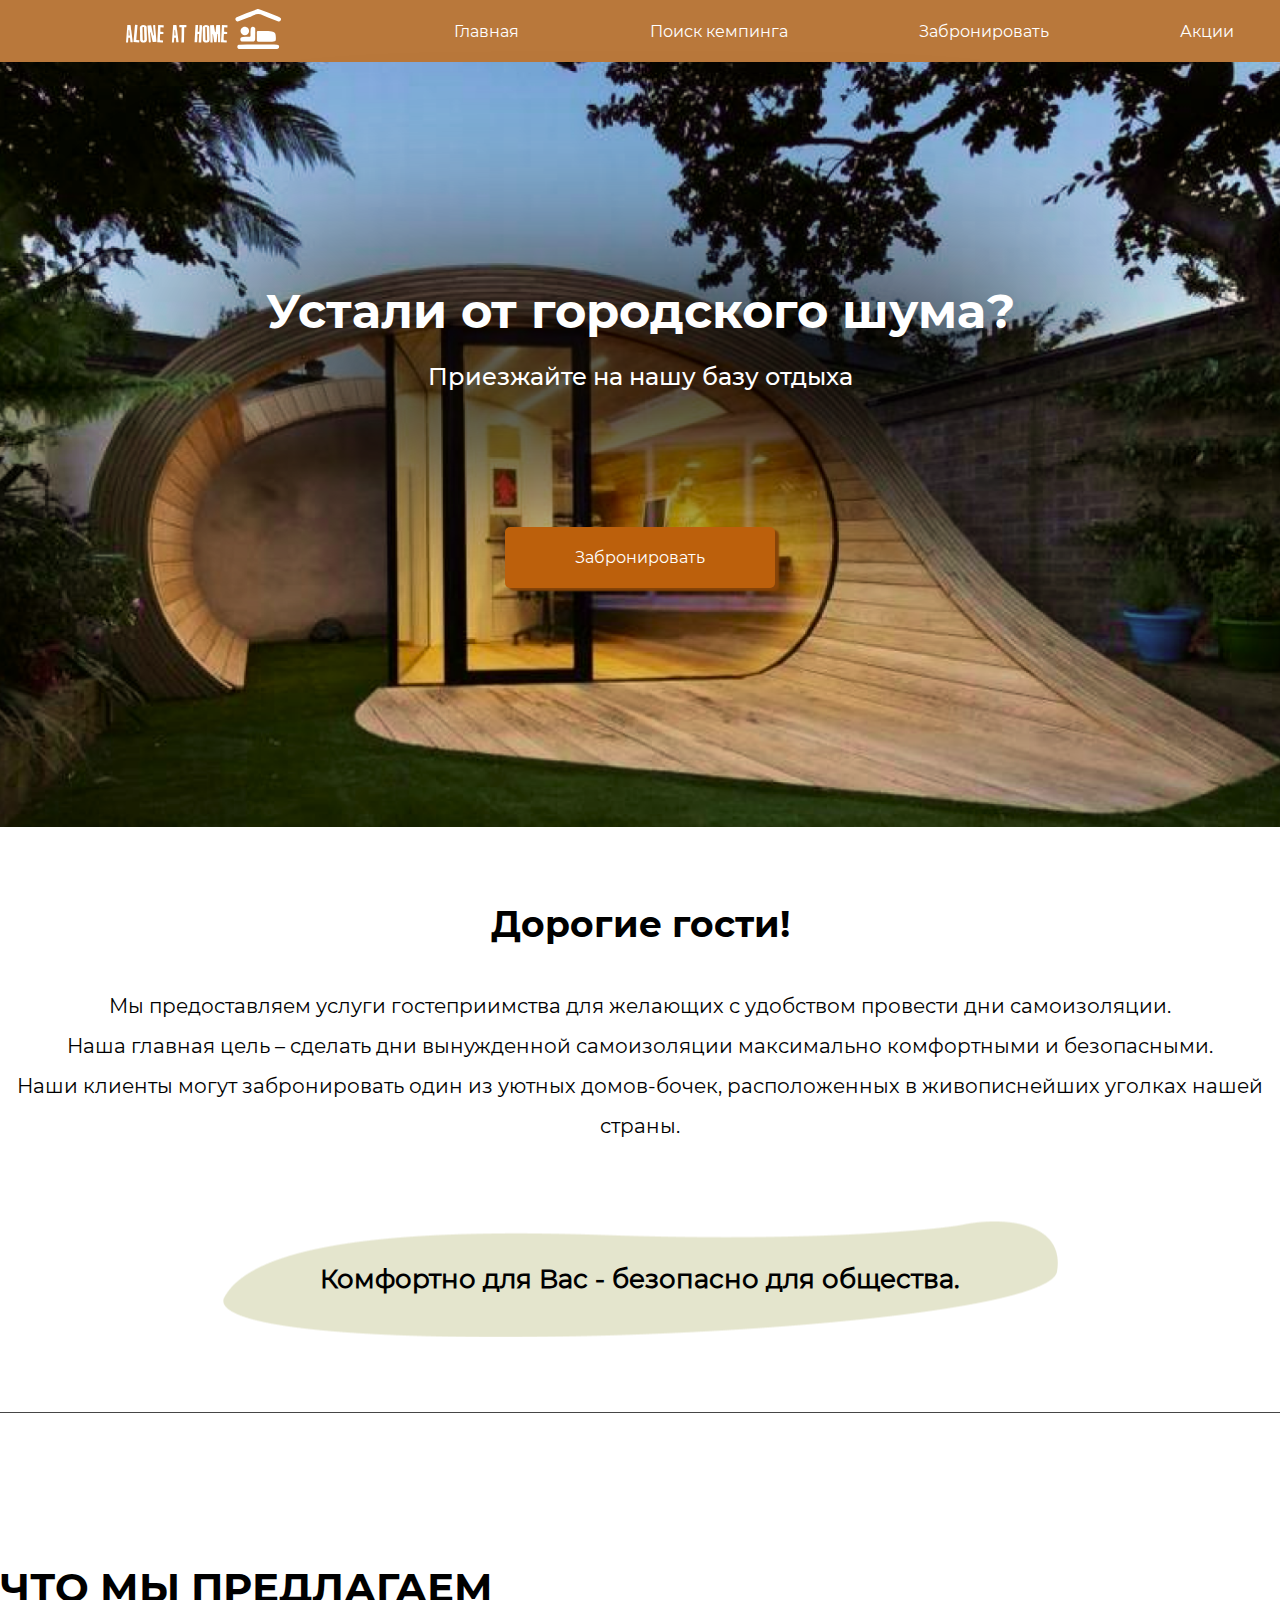
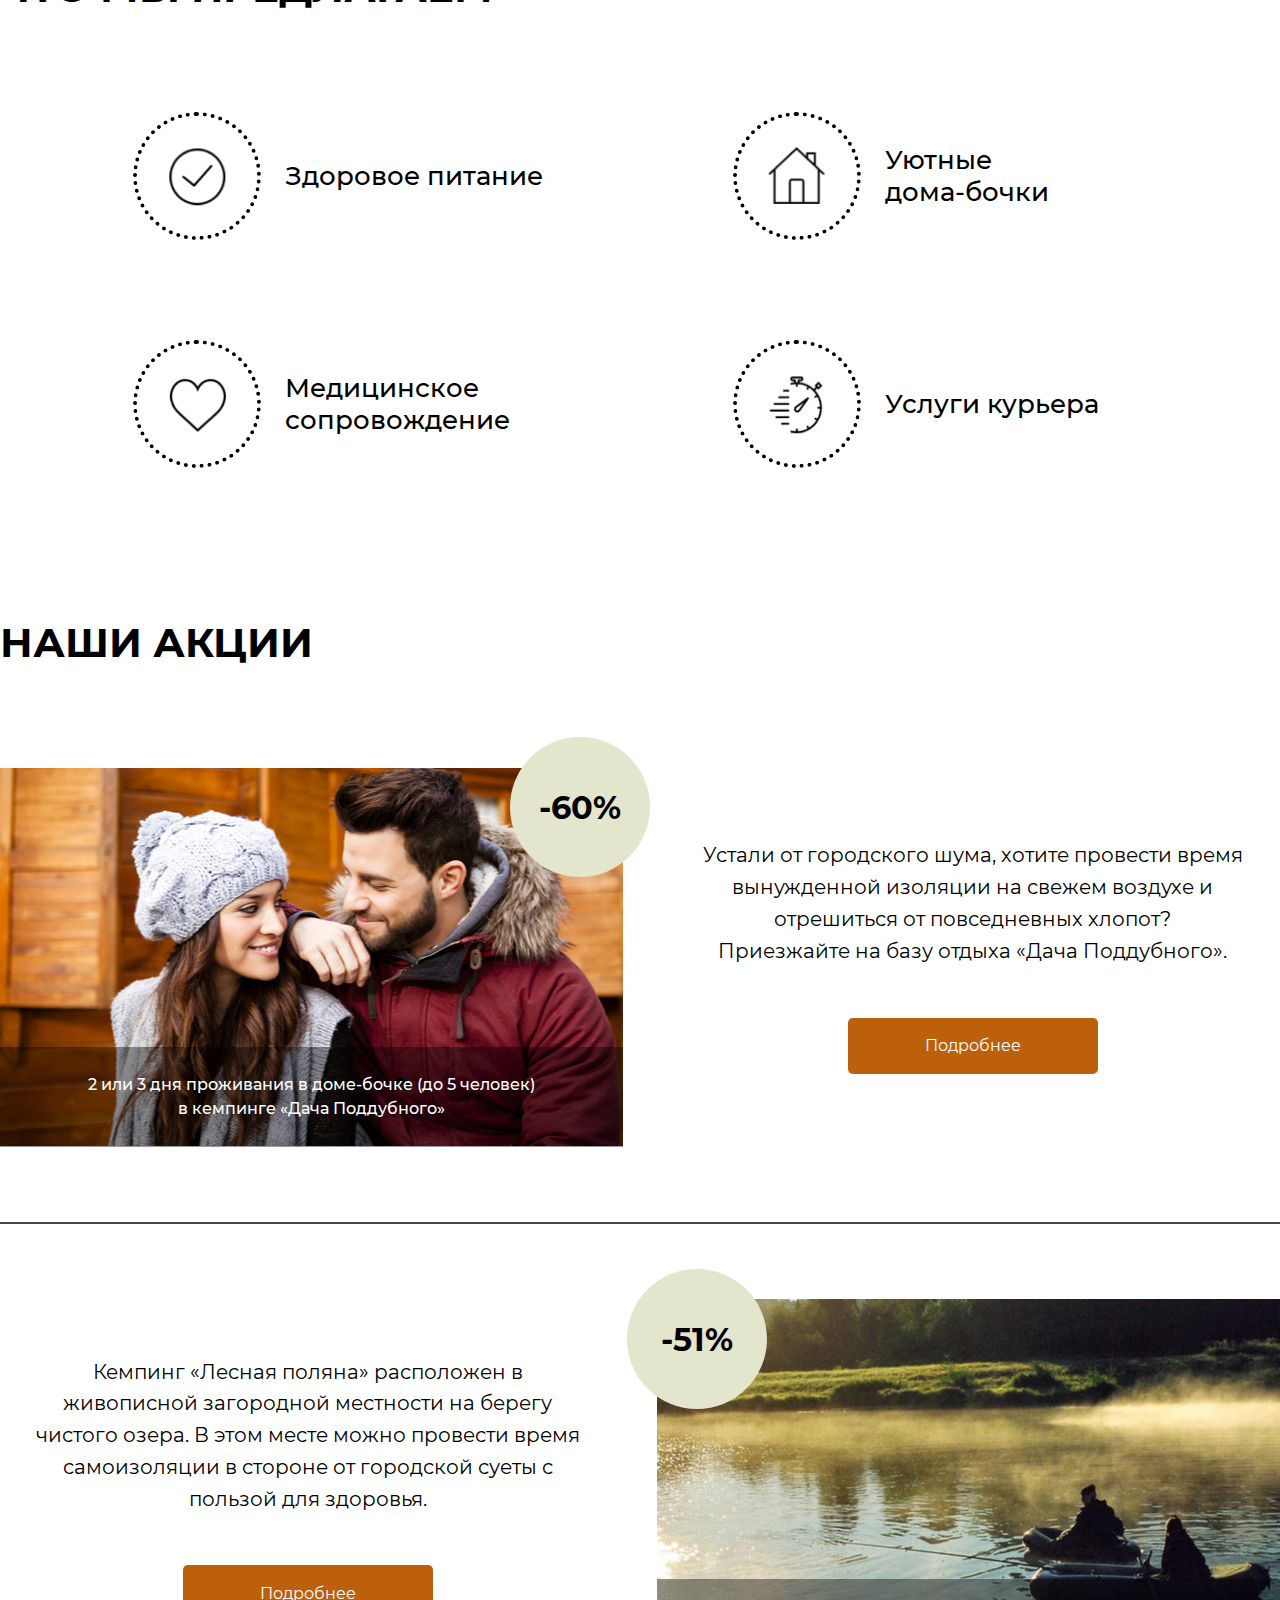
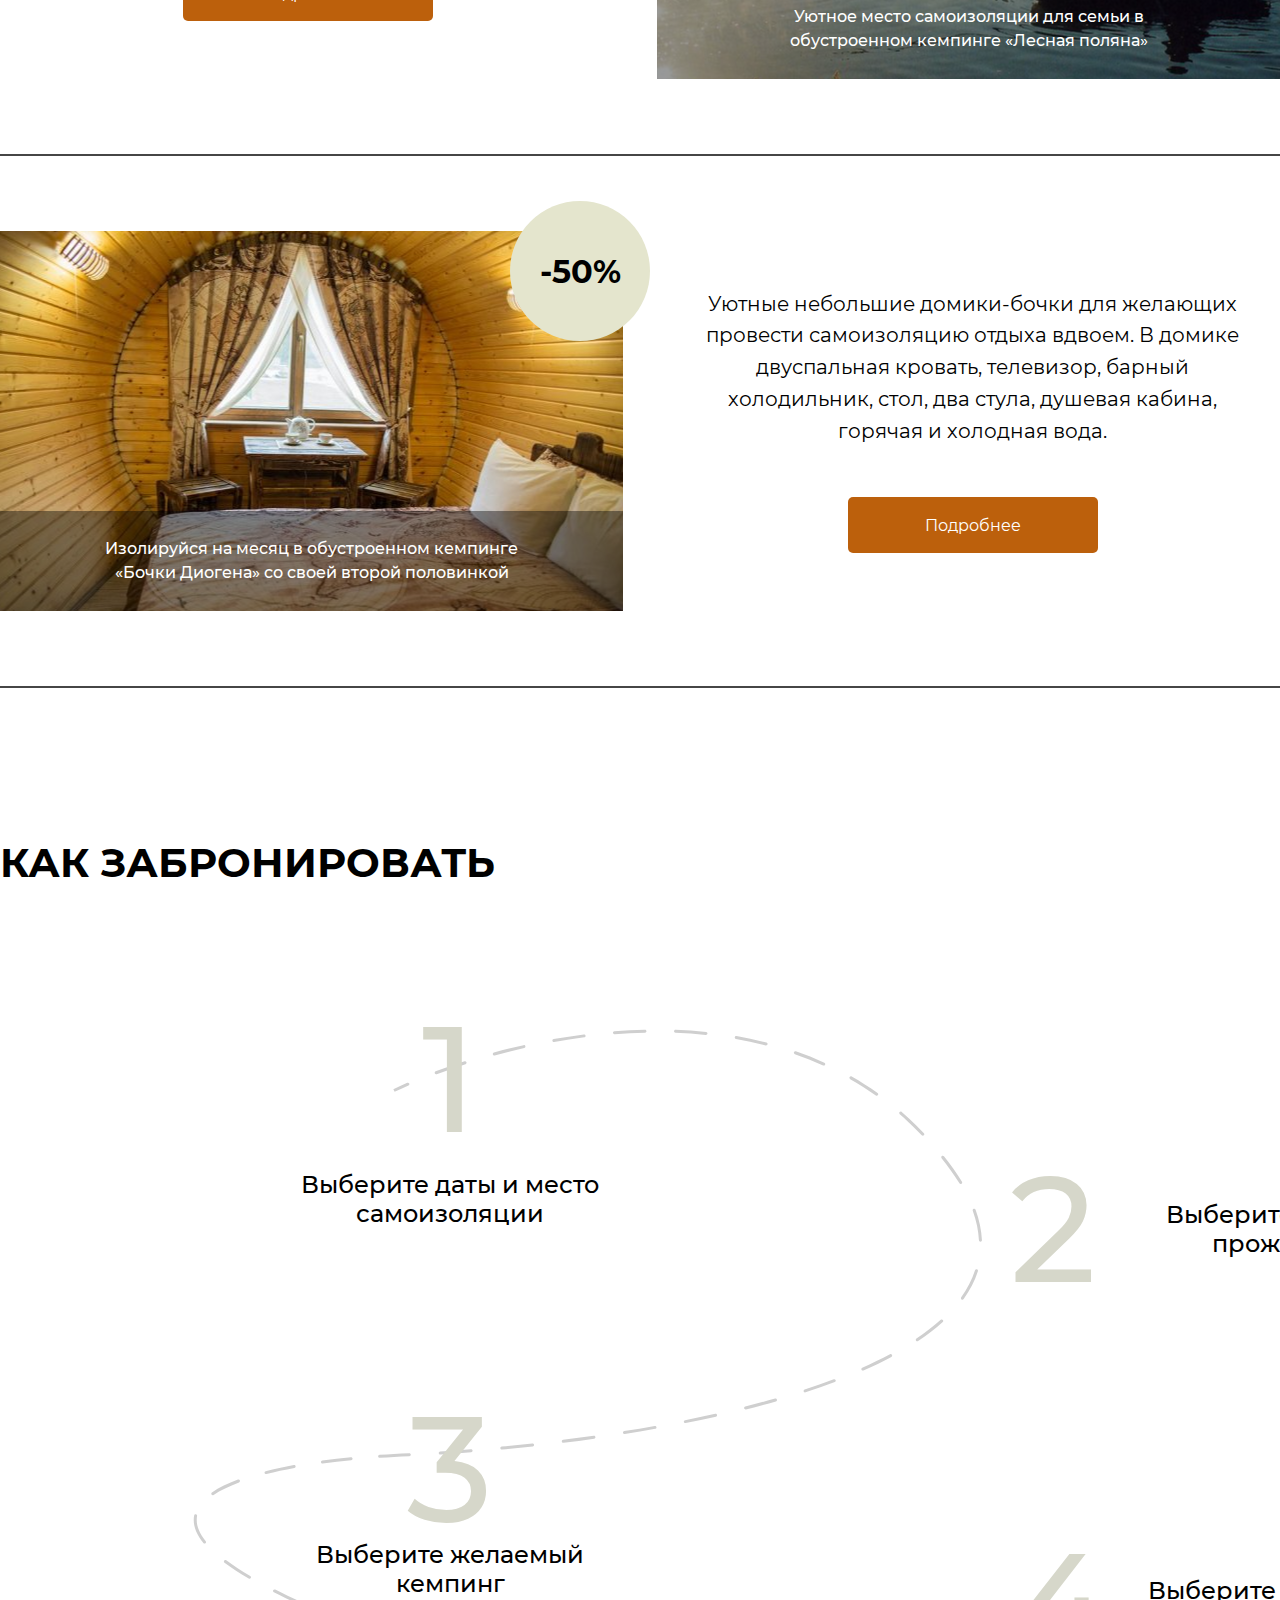
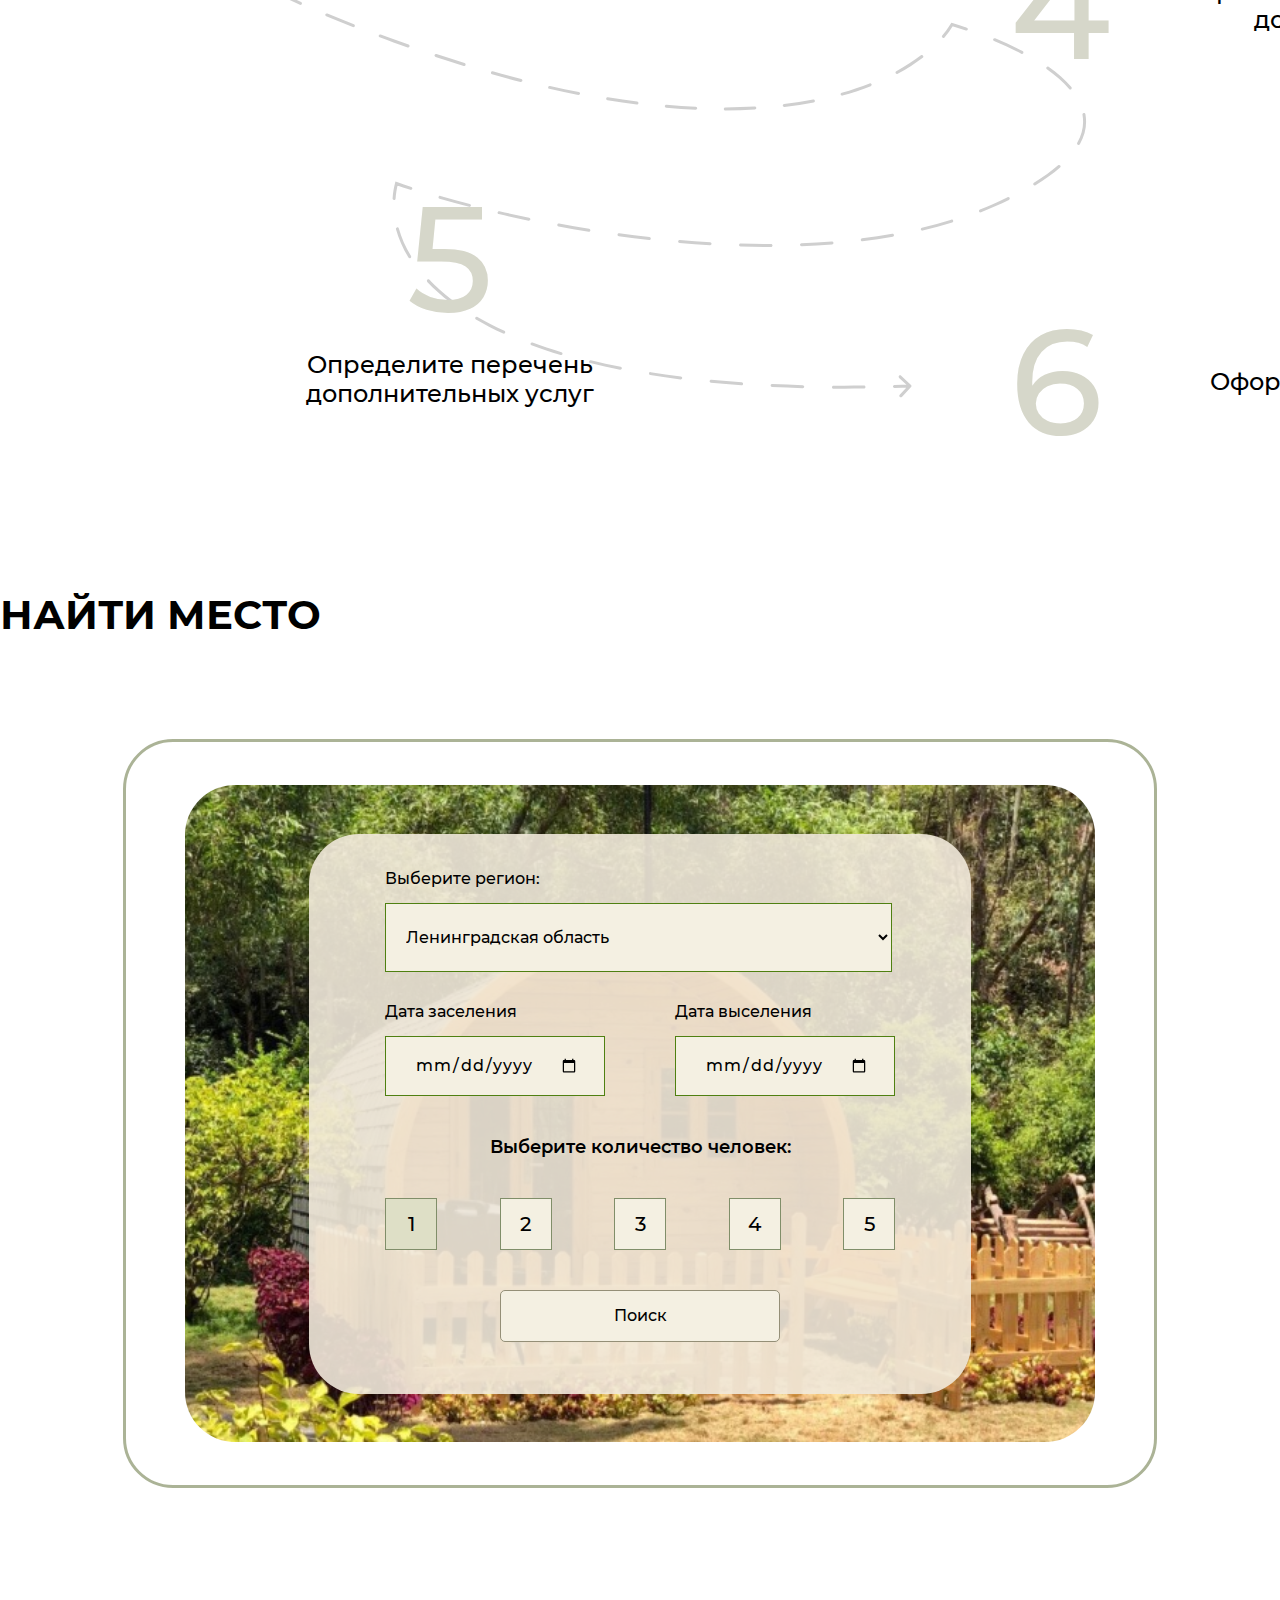
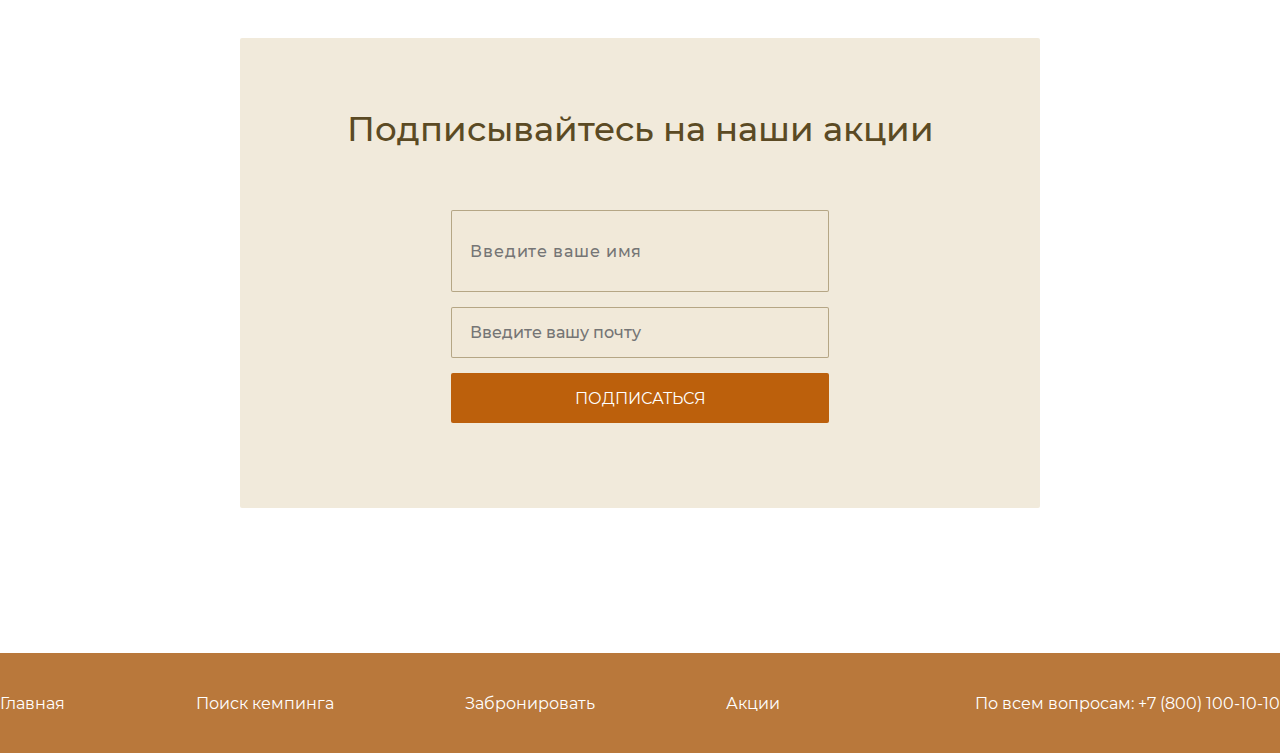
<file: index.html>
<!DOCTYPE html>
<html lang="en">
<head>
    <meta charset="UTF-8">
    <meta name="viewport" content="width=device-width, initial-scale=1.0">
    <title>Alone at home</title>
    <link rel="stylesheet" href="./styles/style.css">
    <link rel="stylesheet" href="./styles/font.css">
</head>
<body>
    <header>
        <div class="header">
            <div class="head-container">
                <div class="logo">
                    <img src="./img/logo-demka 1.svg" alt="logo" height="40">
                </div>
                <div class="menu">
                    <nav>
                        <ul>
                            <li><a href="index.html">Главная</a></li>
                            <li><a href="search.html">Поиск кемпинга</a></li>
                            <li><a href="seat.html">Забронировать</a></li>
                            <li><a href="#our-promos">Акции</a></li>
                        </ul>
                    </nav>
                </div>
            </div>
        </div>
    </header>
    <main>
        <div class="main">
            <div class="container">
                <div class="main-txt">
                    <h1>Устали от городского шума?</h1>
                    <p>Приезжайте на нашу базу отдыха</p>
                </div>
                <div class="back-blur"></div>
                <div class="book">
                    <a href="#">Забронировать</a>
                </div>
            </div>
        </div>
        <div class="container">
        <section class="start-dscrptn">
                <div class="content">
                    <h3>Дорогие гости!</h2>
                    <p>Мы предоставляем услуги гостеприимства для желающих с удобством провести дни самоизоляции.<br>
                        Наша главная цель – сделать дни вынужденной самоизоляции максимально комфортными и безопасными.<br>
                        Наши клиенты могут забронировать один из уютных домов-бочек, расположенных в живописнейших уголках нашей страны. </p>
                    <div class="comfort">
                        <h4>Комфортно для Вас - безопасно для общества.</h3>
                    </div>
                </div>
        </section>
        <section class="services">
                <h2>ЧТО МЫ ПРЕДЛАГАЕМ</h2>
                <div class="content-services">
                    <div class="card-service">
                        <div class="card-logo health-food"></div>
                        <p>Здоровое питание</p>
                    </div>
                    <div class="card-service cute">
                        <div class="card-logo cute-house"></div>
                        <p>Уютные<br>дома-бочки</p>
                    </div>
                    <div class="card-service">
                        <div class="card-logo medicine"></div>
                        <p>Медицинское<br>сопровождение</p>
                    </div>
                    <div class="card-service">
                        <div class="card-logo speed"></div>
                        <p>Услуги курьера</p>
                    </div>
                </div>
        </section>
        <section class="our-promos" id="our-promos">
            <h2>НАШИ АКЦИИ</h2>
            <div class="content-promos">
                <div class="card-promo">
                    <div class="promo-photo first">
                        <div class="discount">
                            <p>-60%</p>
                        </div>
                        <div class="promo-short-dscrptn">
                            <p>2 или 3 дня проживания в доме-бочке (до 5 человек)<br>в кемпинге «Дача Поддубного»</p>
                        </div>
                    </div>
                    <div class="promo-dscrptn">
                        <p>Устали от городского шума, хотите провести время вынужденной изоляции на свежем воздухе и отрешиться от повседневных хлопот?<br>
                            Приезжайте на базу отдыха «Дача Поддубного».</p>
                        <div class="other">
                            <a href="#">Подробнее</a>
                        </div>
                    </div>
                </div>
                <div class="card-promo">
                    <div class="promo-dscrptn">
                        <p>Кемпинг «Лесная поляна» расположен в живописной загородной местности на берегу чистого озера. 
                            В этом месте можно провести время самоизоляции в стороне от городской суеты с пользой для здоровья.</p>
                        <div class="other">
                            <a href="#">Подробнее</a>
                        </div>
                    </div>
                    <div class="promo-photo">   
                        <div class="discount-left">
                            <p>-51%</p>
                        </div>
                        <div class="promo-short-dscrptn">
                            <p>Уютное место самоизоляции для семьи в<br>обустроенном кемпинге «Лесная поляна»</p>
                        </div>
                    </div>
                </div>
                <div class="card-promo">
                    <div class="promo-photo last">
                        <div class="discount">
                            <p>-50%</p>
                        </div>
                        <div class="promo-short-dscrptn">
                            <p>Изолируйся на месяц в обустроенном кемпинге<br>«Бочки Диогена» со своей второй половинкой</p>
                        </div>
                    </div>
                    <div class="promo-dscrptn">
                        <p>Уютные небольшие домики-бочки для желающих провести самоизоляцию отдыха вдвоем. 
                            В домике двуспальная кровать, телевизор, барный холодильник, стол, два стула, душевая кабина, горячая и холодная вода.</p>
                        <div class="other">
                            <a href="#">Подробнее</a>
                        </div>
                    </div>
                </div>
            </div>
        </section>
        <section class="to-book">
            <h2>КАК ЗАБРОНИРОВАТЬ</h2>
            <div class="to-book-content">
                <div class="to-book-left-clmn">
                    <div class="block-instruction">
                        <p class="num-instruction">1</p>
                        <p class="dscrptn-instruction">Выберите даты и место<br>самоизоляции</p>
                    </div>
                    <div class="block-instruction">
                        <p class="num-instruction">3</p>
                        <p class="dscrptn-instruction m-check">Выберите желаемый<br>кемпинг</p>
                    </div>
                    <div class="block-instruction">
                        <p class="num-instruction">5</p>
                        <p class="dscrptn-instruction">Определите перечень<br>дополнительных услуг</p>
                    </div>
                </div>
                <div class="to-book-right-clmn">
                    <div class="block-instruction">
                        <p class="num-instruction">2</p>
                        <p class="dscrptn-instruction">Выберите количество<br>проживающих</p>
                    </div>
                    <div class="block-instruction">
                        <p class="num-instruction">4</p>
                        <p class="dscrptn-instruction">Выберите понравившийся  дом-бочку</p>
                    </div>
                    <div class="block-instruction">
                        <p class="num-instruction">6</p>
                        <p class="dscrptn-instruction">Оформите заказ</p>
                    </div>
                </div>
            </div>
        </section>
        <section class="find-place">
            <h2>НАЙТИ МЕСТО</h2>
            <div class="find-content">
                <div class="find-background">
                    <div class="find-form">
                        <div class="container-form">
                            <form action="search.html" id="find-form">
                                <div class="choose-region">
                                    <label for="region">Выберите регион:</label>
                                    <select id="region" name="region">
                                        <option value="region1" selected>Ленинградская область</option>
                                        <option value="region2">Московская область</option>
                                        <option value="region3">Выборгская область</option>
                                    </select>
                                </div>
                                <div class="choose-date">
                                    <div class="date-picker">
                                        <label for="datepicker">Дата заселения</label>
                                        <input type="date" id="datepicker pick-start" name="datepicker">
                                    </div>
                                    <div class="date-picker">
                                        <label for="datepicker">Дата выселения</label>
                                        <input type="date" id="datepicker pick-end" name="datepicker">
                                    </div>
                                </div>
                                <div class="choose-people">
                                    <h5>Выберите количество человек:</h5>
                                    <div class="people-checkboxes">
                                        <div class="people-check selected"><p>1</p></div>
                                        <div class="people-check"><p>2</p></div>
                                        <div class="people-check"><p>3</p></div>
                                        <div class="people-check"><p>4</p></div>
                                        <div class="people-check"><p>5</p></div>
                                    </div>
                                </div>
                                <div class="submit">
                                    <button type="submit" class="find-btn">Поиск</button>
                                </div>
                            </form>
                        </div>
                    </div>
                </div>
            </div>
        </section>
        <section class="subscribe-to-our-promos">
            <div class="block-to-subscribe">
                <h6>Подписывайтесь на наши акции</h6>
                <div class="form-to-subscribe">
                    <form action="subscribe" id="form-subscribe">
                        <input type="text" name="name" id="name" placeholder="Введите ваше имя">
                        <input type="email" name="email" id="email" placeholder="Введите вашу почту">
                        <button type="submit">Подписаться</button>
                    </form>
                </div>
            </div>
        </section>
    </div>
    </main>
    <footer>
        <div class="footer-back">
            <div class="footer-container">
                <div class="footer-menu">
                    <div class="menu">
                        <nav>
                            <ul>
                                <li><a href="#">Главная</a></li>
                                <li><a href="#">Поиск кемпинга</a></li>
                                <li><a href="#">Забронировать</a></li>
                                <li><a href="#our-promos">Акции</a></li>
                            </ul>
                        </nav>
                    </div>
                    <div class="info-phone">
                        <p>По всем вопросам: +7 (800) 100-10-10</p>
                    </div>
                </div>
            </div>
        </div>
    </footer>
</body>
</html>
</file>
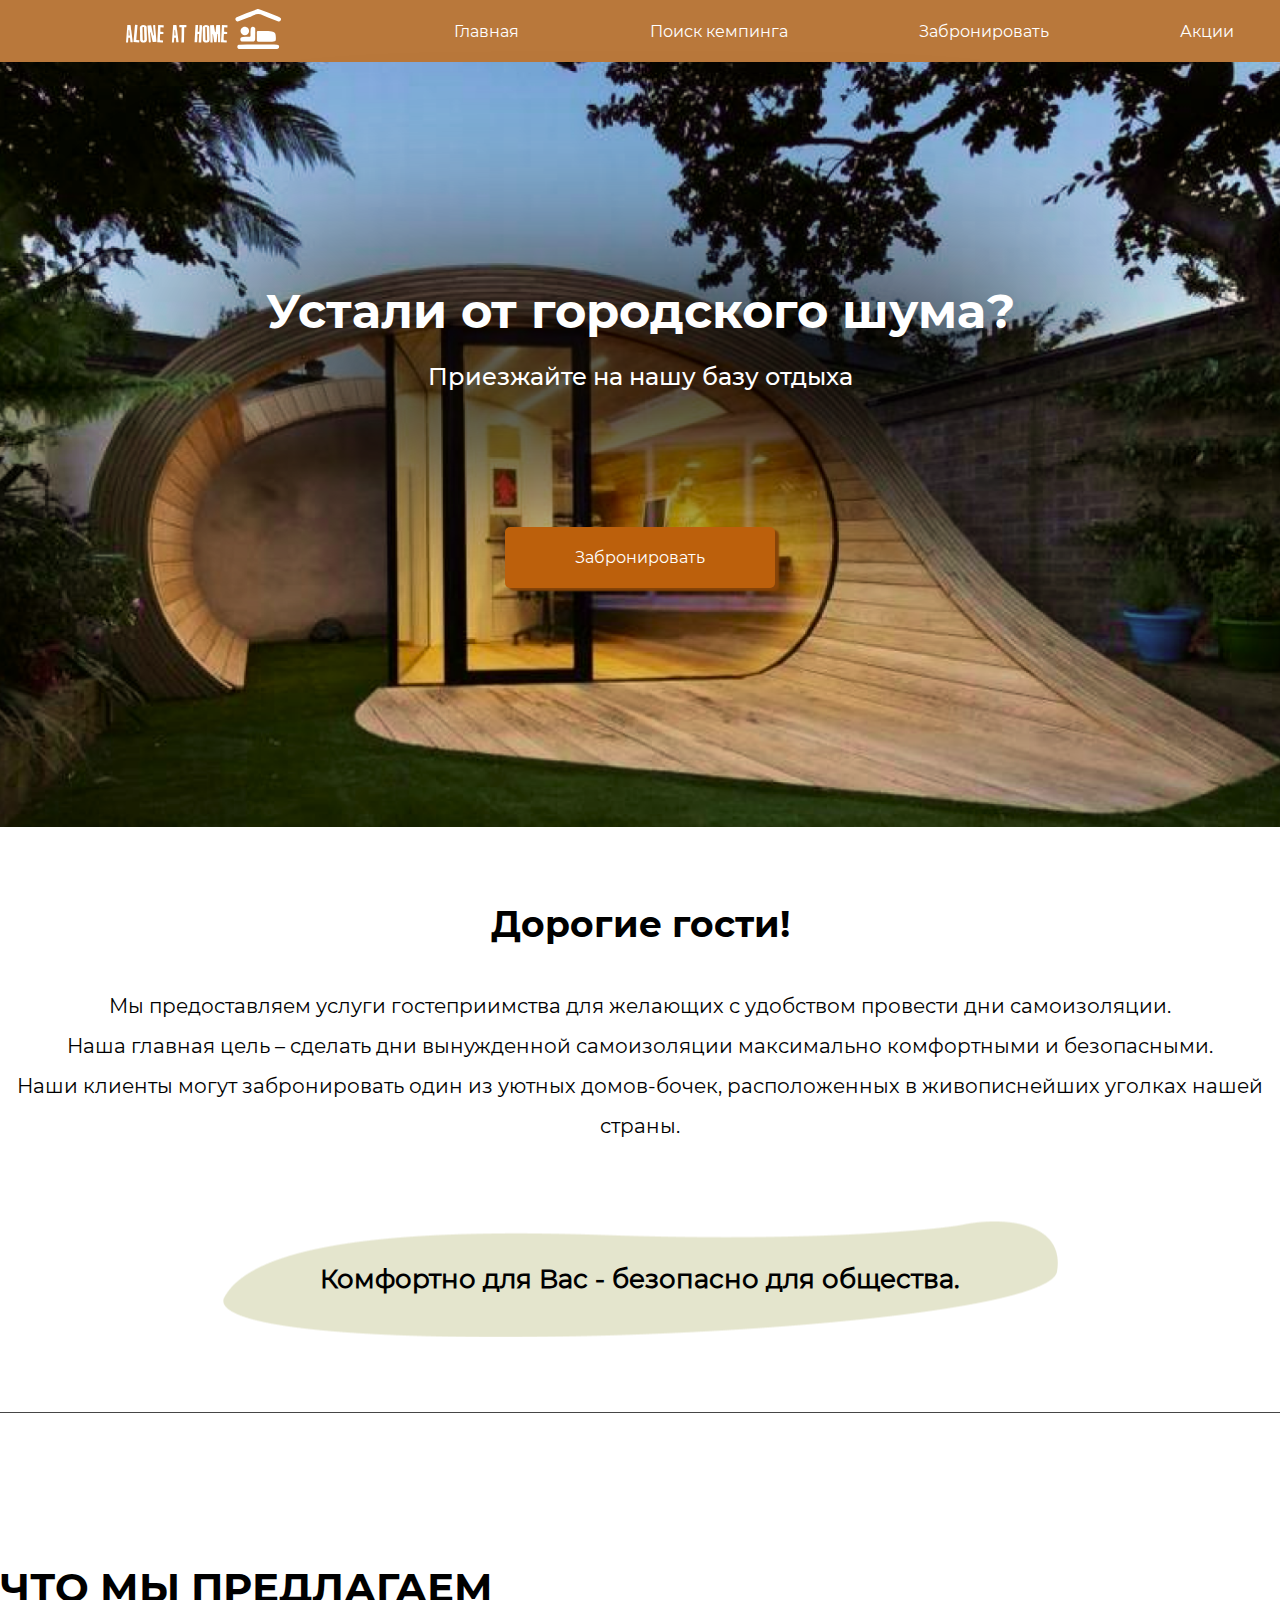
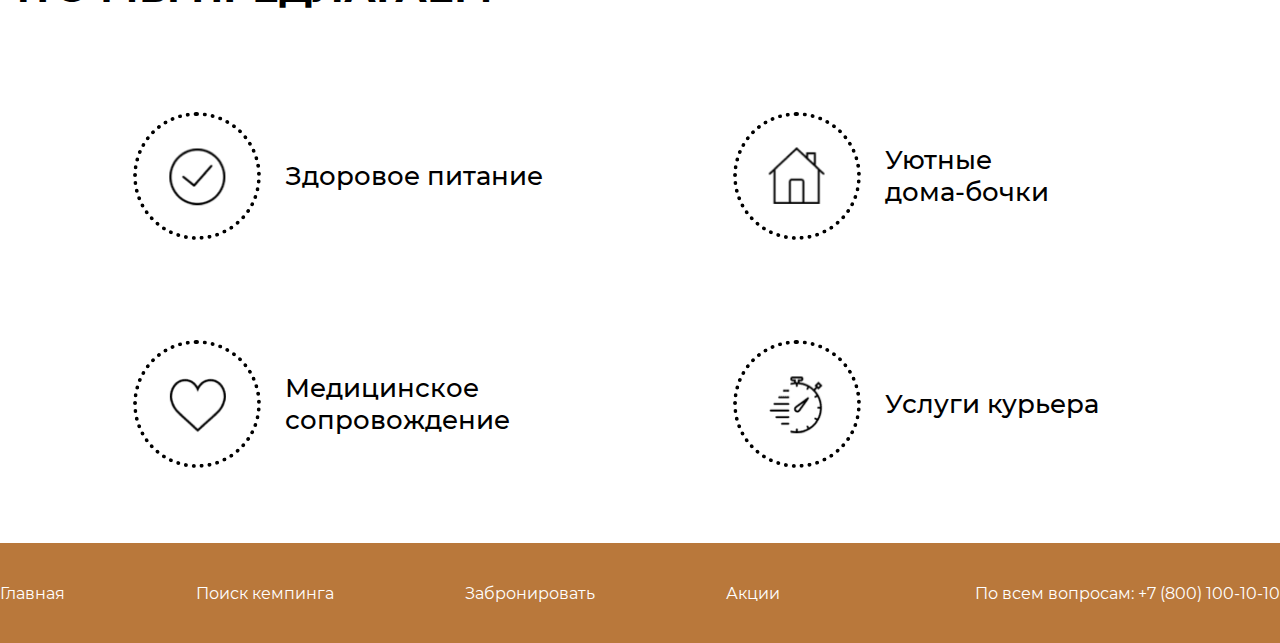
<file: booking.html>
<!DOCTYPE html>
<html lang="en">
<head>
    <meta charset="UTF-8">
    <meta name="viewport" content="width=device-width, initial-scale=1.0">
    <title>Alone at home</title>
    <link rel="stylesheet" href="./styles/style.css">
    <link rel="stylesheet" href="./styles/font.css">
</head>
<body>
    <header>
        <div class="header">
            <div class="head-container">
                <div class="logo">
                    <img src="./img/logo-demka 1.svg" alt="logo" height="40">
                </div>
                <div class="menu">
                    <nav>
                        <ul>
                            <li><a href="#">Главная</a></li>
                            <li><a href="#">Поиск кемпинга</a></li>
                            <li><a href="#">Забронировать</a></li>
                            <li><a href="#our-promos">Акции</a></li>
                        </ul>
                    </nav>
                </div>
            </div>
        </div>
    </header>
    <main>
        <div class="main">
            <div class="container">
                <div class="main-txt">
                    <h1>Устали от городского шума?</h1>
                    <p>Приезжайте на нашу базу отдыха</p>
                </div>
                <div class="back-blur"></div>
                <div class="book">
                    <a href="#">Забронировать</a>
                </div>
            </div>
        </div>
        <div class="container">
        <section class="start-dscrptn">
                <div class="content">
                    <h3>Дорогие гости!</h2>
                    <p>Мы предоставляем услуги гостеприимства для желающих с удобством провести дни самоизоляции.<br>
                        Наша главная цель – сделать дни вынужденной самоизоляции максимально комфортными и безопасными.<br>
                        Наши клиенты могут забронировать один из уютных домов-бочек, расположенных в живописнейших уголках нашей страны. </p>
                    <div class="comfort">
                        <h4>Комфортно для Вас - безопасно для общества.</h3>
                    </div>
                </div>
        </section>
        <section class="services">
                <h2>ЧТО МЫ ПРЕДЛАГАЕМ</h2>
                <div class="content-services">
                    <div class="card-service">
                        <div class="card-logo health-food"></div>
                        <p>Здоровое питание</p>
                    </div>
                    <div class="card-service cute">
                        <div class="card-logo cute-house"></div>
                        <p>Уютные<br>дома-бочки</p>
                    </div>
                    <div class="card-service">
                        <div class="card-logo medicine"></div>
                        <p>Медицинское<br>сопровождение</p>
                    </div>
                    <div class="card-service">
                        <div class="card-logo speed"></div>
                        <p>Услуги курьера</p>
                    </div>
                </div>
        </section>
    </div>
    </main>
    <footer>
        <div class="footer-back">
            <div class="footer-container">
                <div class="footer-menu">
                    <div class="menu">
                        <nav>
                            <ul>
                                <li><a href="#">Главная</a></li>
                                <li><a href="#">Поиск кемпинга</a></li>
                                <li><a href="#">Забронировать</a></li>
                                <li><a href="#our-promos">Акции</a></li>
                            </ul>
                        </nav>
                    </div>
                    <div class="info-phone">
                        <p>По всем вопросам: +7 (800) 100-10-10</p>
                    </div>
                </div>
            </div>
        </div>
    </footer>
</body>
</html>
</file>
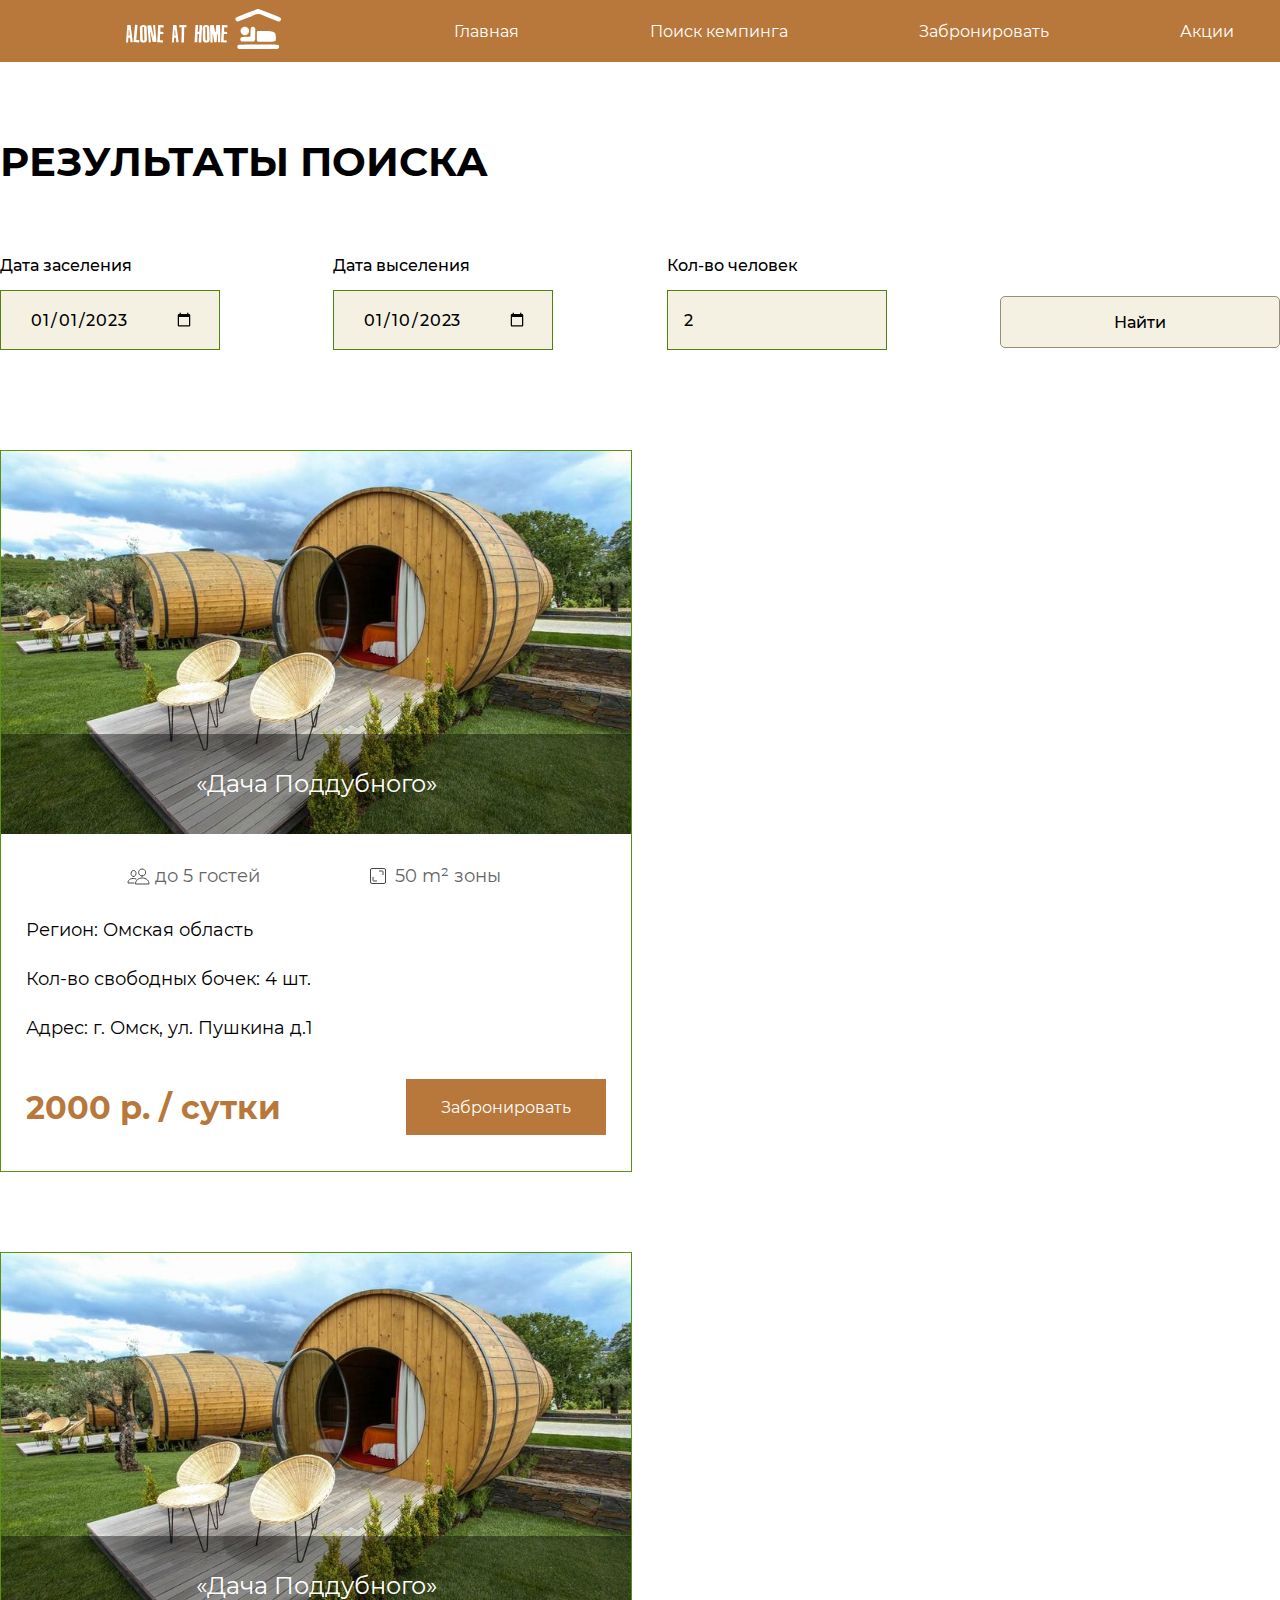
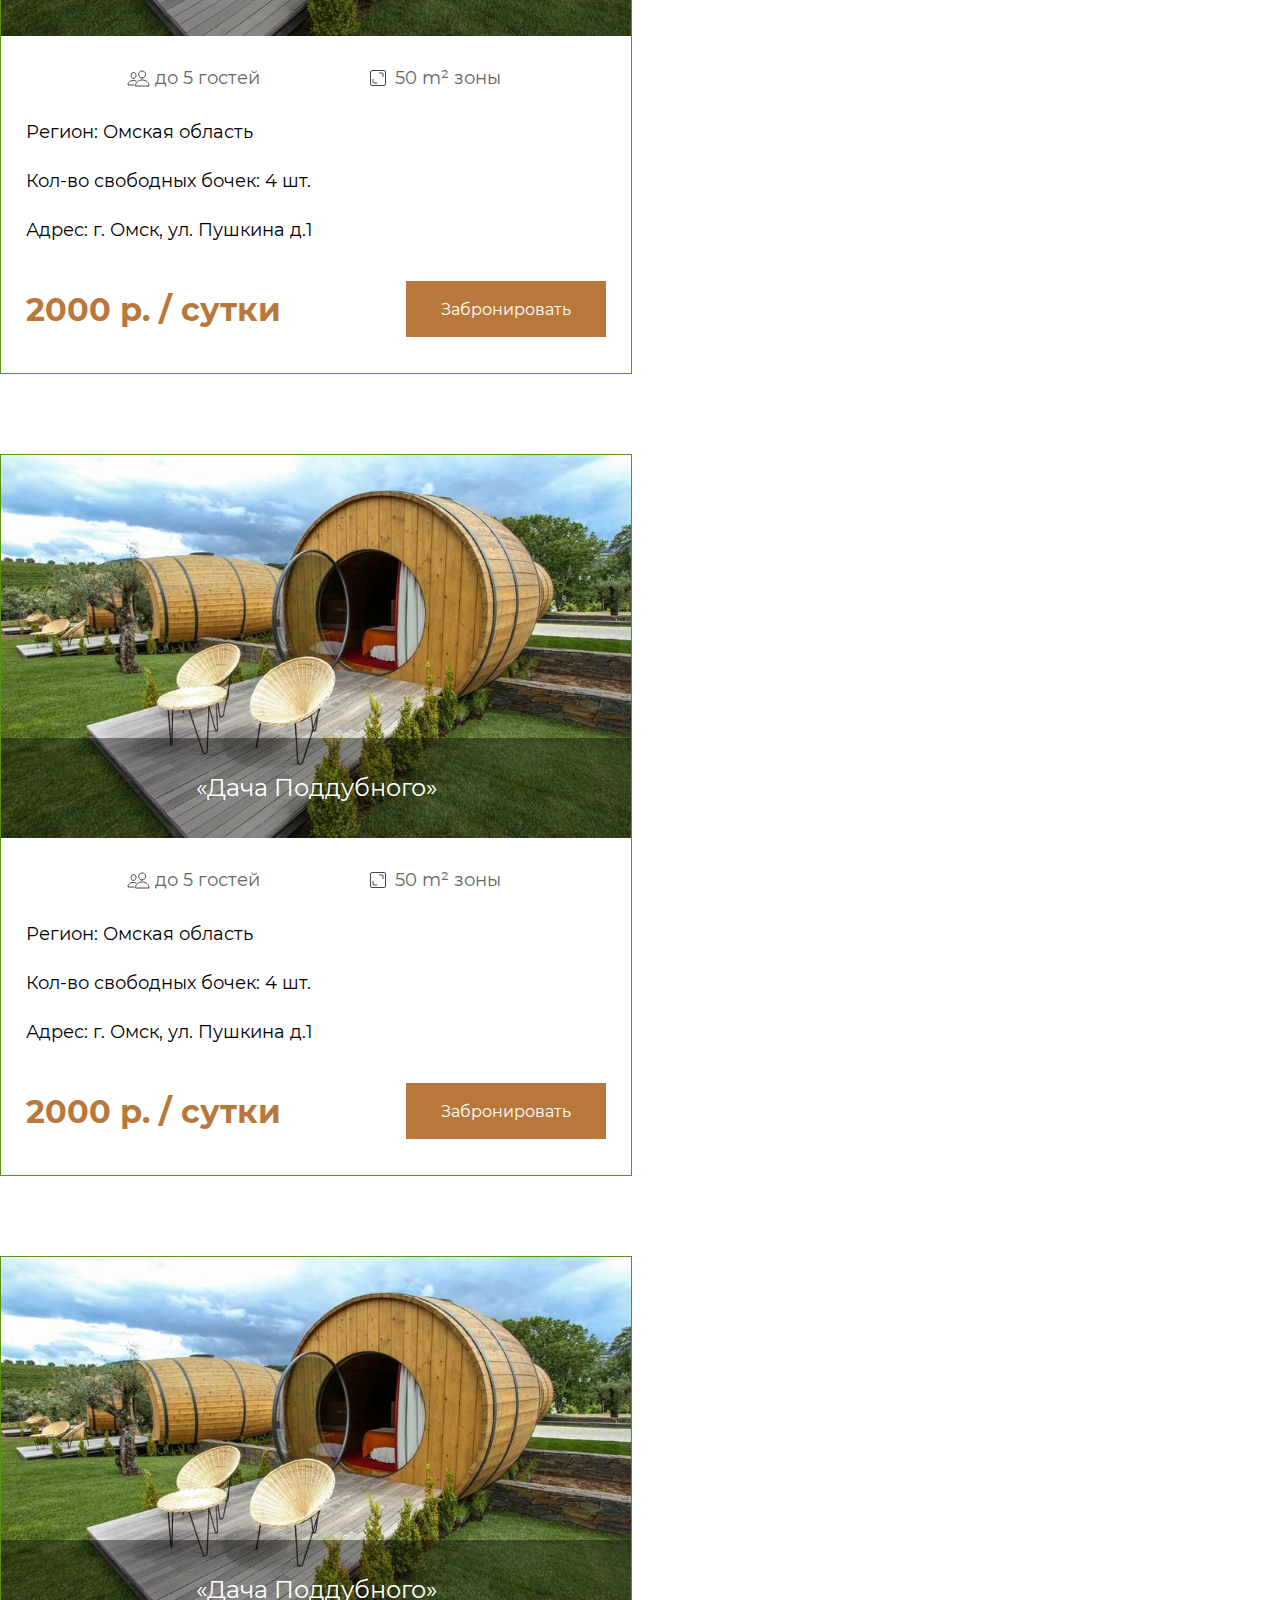
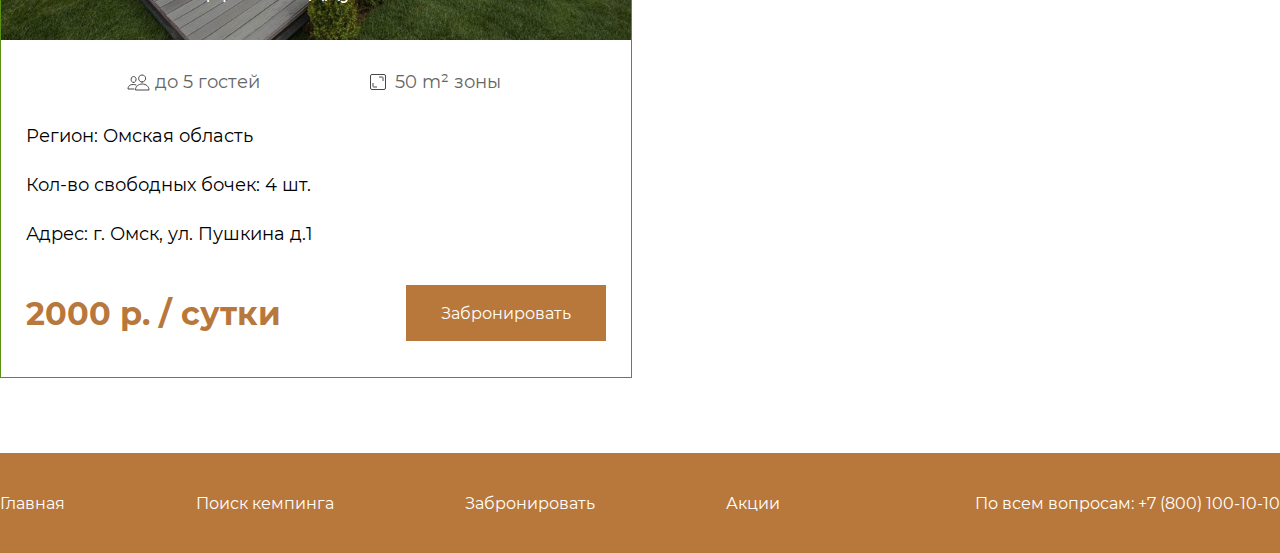
<file: search.html>
<!DOCTYPE html>
<html lang="en">
<head>
    <meta charset="UTF-8">
    <meta name="viewport" content="width=device-width, initial-scale=1.0">
    <title>Alone at home</title>
    <link rel="stylesheet" href="./styles/style.css">
    <link rel="stylesheet" href="./styles/font.css">
    <link rel="stylesheet" href="./styles/search-style.css">
</head>
<body>
    <header>
        <div class="header">
            <div class="head-container">
                <div class="logo">
                    <img src="./img/logo-demka 1.svg" alt="logo" height="40">
                </div>
                <div class="menu">
                    <nav>
                        <ul>
                            <li><a href="index.html">Главная</a></li>
                            <li><a href="search.html">Поиск кемпинга</a></li>
                            <li><a href="seat.html">Забронировать</a></li>
                            <li><a href="#our-promos">Акции</a></li>
                        </ul>
                    </nav>
                </div>
            </div>
        </div>
    </header>
    <main>
        <div class="container">
        <section class="search-res">
                <h2>РЕЗУЛЬТАТЫ ПОИСКА</h2>
                <div class="content-result-form">
                    <div class="result-form-up-row">
                        <div class="date-picker">
                            <label for="datepicker">Дата заселения</label>
                            <input type="date" id="datepicker pick-start" name="datepicker" value="2023-01-01">
                        </div>
                        <div class="date-picker">
                            <label for="datepicker">Дата выселения</label>
                            <input type="date" id="datepicker pick-end" name="datepicker" value="2023-01-10">
                        </div>
                        <div class="date-picker">
                            <label for="datepicker">Кол-во человек</label>
                            <input type="text" id="datepicker pick-end" name="datepicker" value="2">
                        </div>
                        <div class="submit">
                            <button type="submit" class="find-btn">Найти</button>
                        </div>
                    </div>
                    <div class="result-form-content">
                        <div class="card-camping">
                            <div class="img-row">
                                <div class="promo-short-dscrptn">
                                    <p id="title-card-camping">«Дача Поддубного»</p>
                                </div>
                            </div>
                            <div class="card-camping-container">
                                <div class="short-icons-row">
                                    <div class="short-card-info">
                                        <p class="short-card-info-desc">до 5 гостей</p>
                                    </div>
                                    <div class="short-card-info">
                                        <p class="short-card-info-desc metres">50 m² зоны</p>
                                    </div>
                                </div>
                                <div class="main-info-card-row">
                                    <p>Регион: Омская область</p>
                                    <p>Кол-во свободных бочек: 4 шт.</p>
                                    <p>Адрес: г. Омск, ул. Пушкина д.1</p>
                                </div>
                                <div class="cost-card-row">
                                    <p>2000 р. / сутки</p>
                                    <a href="seat.html"><button>Забронировать</button></a>
                                </div>
                            </div>
                        </div>
                        <div class="card-camping">
                            <div class="img-row">
                                <div class="promo-short-dscrptn">
                                    <p id="title-card-camping">«Дача Поддубного»</p>
                                </div>
                            </div>
                            <div class="card-camping-container">
                                <div class="short-icons-row">
                                    <div class="short-card-info">
                                        <p class="short-card-info-desc">до 5 гостей</p>
                                    </div>
                                    <div class="short-card-info">
                                        <p class="short-card-info-desc metres">50 m² зоны</p>
                                    </div>
                                </div>
                                <div class="main-info-card-row">
                                    <p>Регион: Омская область</p>
                                    <p>Кол-во свободных бочек: 4 шт.</p>
                                    <p>Адрес: г. Омск, ул. Пушкина д.1</p>
                                </div>
                                <div class="cost-card-row">
                                    <p>2000 р. / сутки</p>
                                    <a href="seat.html"><button>Забронировать</button></a>
                                </div>
                            </div>
                        </div>
                        <div class="card-camping">
                            <div class="img-row">
                                <div class="promo-short-dscrptn">
                                    <p id="title-card-camping">«Дача Поддубного»</p>
                                </div>
                            </div>
                            <div class="card-camping-container">
                                <div class="short-icons-row">
                                    <div class="short-card-info">
                                        <p class="short-card-info-desc">до 5 гостей</p>
                                    </div>
                                    <div class="short-card-info">
                                        <p class="short-card-info-desc metres">50 m² зоны</p>
                                    </div>
                                </div>
                                <div class="main-info-card-row">
                                    <p>Регион: Омская область</p>
                                    <p>Кол-во свободных бочек: 4 шт.</p>
                                    <p>Адрес: г. Омск, ул. Пушкина д.1</p>
                                </div>
                                <div class="cost-card-row">
                                    <p>2000 р. / сутки</p>
                                    <a href="seat.html"><button>Забронировать</button></a>
                                </div>
                            </div>
                        </div>
                        <div class="card-camping">
                            <div class="img-row">
                                <div class="promo-short-dscrptn">
                                    <p id="title-card-camping">«Дача Поддубного»</p>
                                </div>
                            </div>
                            <div class="card-camping-container">
                                <div class="short-icons-row">
                                    <div class="short-card-info">
                                        <p class="short-card-info-desc">до 5 гостей</p>
                                    </div>
                                    <div class="short-card-info">
                                        <p class="short-card-info-desc metres">50 m² зоны</p>
                                    </div>
                                </div>
                                <div class="main-info-card-row">
                                    <p>Регион: Омская область</p>
                                    <p>Кол-во свободных бочек: 4 шт.</p>
                                    <p>Адрес: г. Омск, ул. Пушкина д.1</p>
                                </div>
                                <div class="cost-card-row">
                                    <p>2000 р. / сутки</p>
                                    <a href="seat.html"><button>Забронировать</button></a>
                                </div>
                            </div>
                        </div>
                    </div>
                </div>
        </section>
    </div>
    </main>
    <footer>
        <div class="footer-back">
            <div class="footer-container">
                <div class="footer-menu">
                    <div class="menu">
                        <nav>
                            <ul>
                                <li><a href="#">Главная</a></li>
                                <li><a href="#">Поиск кемпинга</a></li>
                                <li><a href="#">Забронировать</a></li>
                                <li><a href="#our-promos">Акции</a></li>
                            </ul>
                        </nav>
                    </div>
                    <div class="info-phone">
                        <p>По всем вопросам: +7 (800) 100-10-10</p>
                    </div>
                </div>
            </div>
        </div>
    </footer>
</body>
</html>
</file>
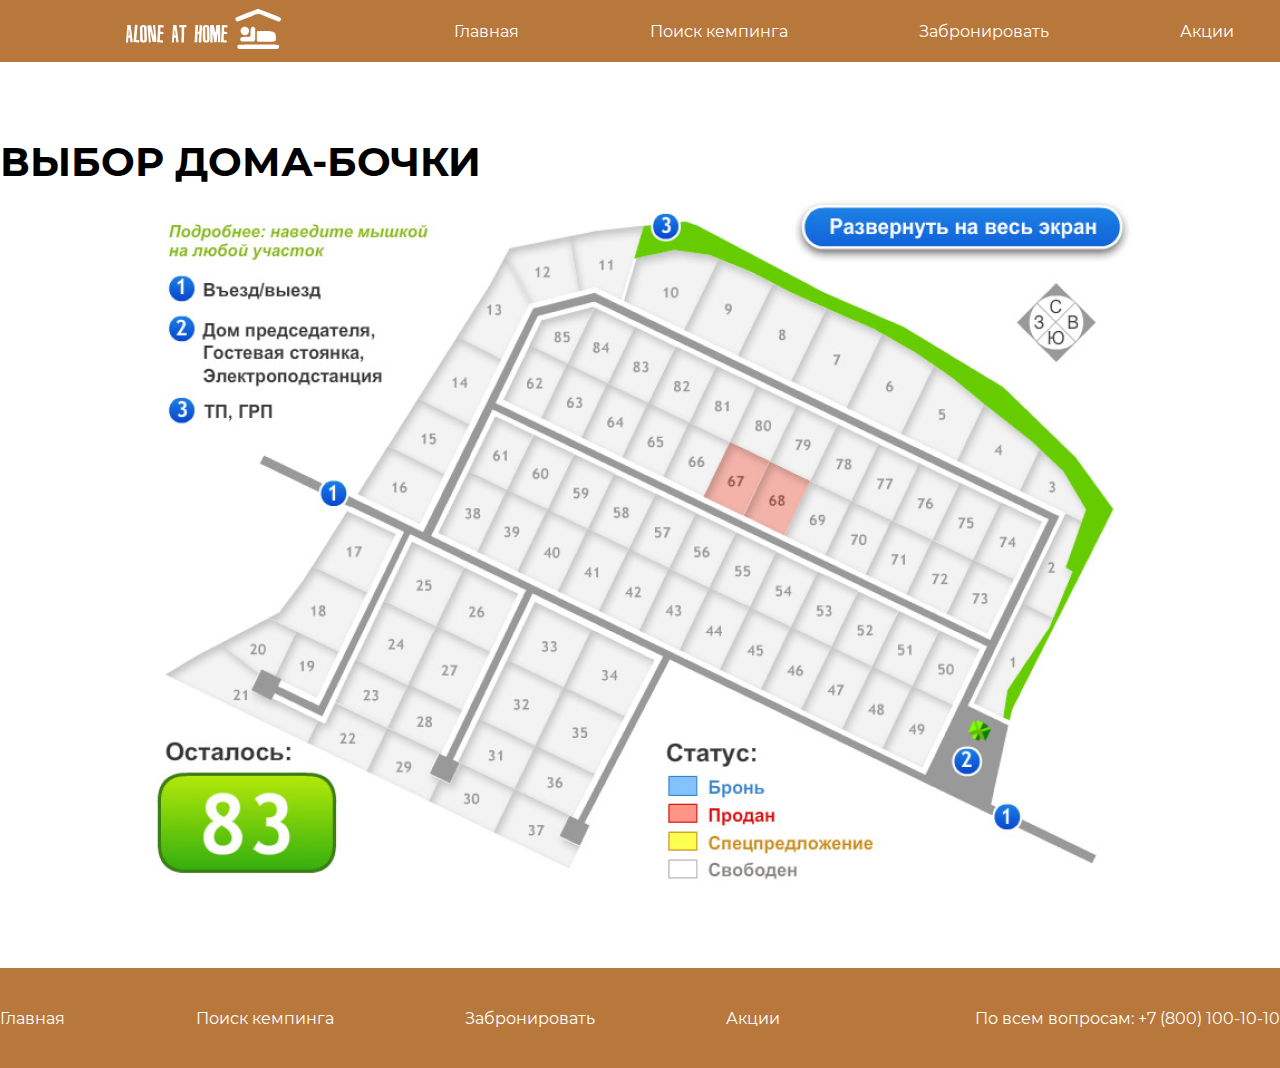
<file: seat.html>
<!DOCTYPE html>
<html lang="en">
<head>
    <meta charset="UTF-8">
    <meta name="viewport" content="width=device-width, initial-scale=1.0">
    <title>Alone at home</title>
    <link rel="stylesheet" href="./styles/style.css">
    <link rel="stylesheet" href="./styles/font.css">
</head>
<body>
    <header>
        <div class="header">
            <div class="head-container">
                <div class="logo">
                    <img src="./img/logo-demka 1.svg" alt="logo" height="40">
                </div>
                <div class="menu">
                    <nav>
                        <ul>
                            <li><a href="index.html">Главная</a></li>
                            <li><a href="search.html">Поиск кемпинга</a></li>
                            <li><a href="seat.html">Забронировать</a></li>
                            <li><a href="#our-promos">Акции</a></li>
                        </ul>
                    </nav>
                </div>
            </div>
        </div>
    </header>
    <main>
        <div class="container">
        <section class="map">
                <h2>ВЫБОР ДОМА-БОЧКИ</h2>
                <div class="content-map">
                    <div class="in-map"></div>
                </div>
        </section>
    </div>
    </main>
    <footer>
        <div class="footer-back">
            <div class="footer-container">
                <div class="footer-menu">
                    <div class="menu">
                        <nav>
                            <ul>
                                <li><a href="#">Главная</a></li>
                                <li><a href="#">Поиск кемпинга</a></li>
                                <li><a href="#">Забронировать</a></li>
                                <li><a href="#our-promos">Акции</a></li>
                            </ul>
                        </nav>
                    </div>
                    <div class="info-phone">
                        <p>По всем вопросам: +7 (800) 100-10-10</p>
                    </div>
                </div>
            </div>
        </div>
    </footer>
</body>
</html>
</file>
<file: styles/style.css>
* {
    margin: 0;
    padding: 0;
}

:root {
    --stndrt-txt-color:  #ffff;
}

a {
    color: var(--stndrt-txt-color);
    font-family: 'regular';
    font-size: 16px;
    font-weight: 400;
    text-decoration: none;
}

h1 {
    color: var(--stndrt-txt-color);
    font-family: 'bold';
    font-size: 48px;
}

h2 {
    color: #000;
    font-family: 'bold';
    font-size: 40px;
}

h3 {
    color: #000;
    font-family: 'bold';
    font-size: 36px;
}

h4 {
    color: #000;
    font-family: 'regular';
    font-size: 26px;
}

h5 {
    color: #000;
    font-family: 'semi';
    font-size: 18px;
}

h6 {
    color: #5B4A24;
    text-align: center;
    font-family: 'medium';
    font-size: 34px;
    font-weight: 500;
}

p {
    font-family: 'regular';
    font-size: 20px;
    color: black;
}

section  {
    padding-top: 75px;
    padding-bottom: 75px;
}

.header {
    max-width: 100%;
    background-color: #B9783B;
}

.container {
    width: 1440px;
    margin: 0 auto;
    max-width: 100%;
}

.footer-container  {
    width: 1280px;
    margin: 0 auto;
    max-width: 100%;
}

.head-container {
    margin: 0 auto;
    display: flex;
    width: 1280px;
    height: 62px;
    padding: 0px 40px;
    justify-content: space-around;
    align-items: center;
}

.menu > nav > ul {
    display: flex;
    list-style: none;
    justify-content: space-between;
    align-items: center;
}

.menu {
    width: 780px;
}

.main {
    background: url(../img/main.png) no-repeat center center;
    height: 765px;
    background-size: cover;
}

.main-txt {
    padding-top: 220px;
    width: 827px;
    margin: 0 auto;
    position: relative;
    z-index: 1; 
}

.back-blur {
    border-radius: 827px;
    background: #000;
    filter: blur(100px);
    width: 827px;
    height: 186px;
    z-index: 0;
    margin: 0 auto;
    margin-top: -100px;
}

.main-txt > p {
    color: var(--stndrt-txt-color);
    font-family: 'medium';
    font-size: 24px;
    text-align: center;
    margin-top: 22px;
}

.main-txt > h1 {
    text-align: center;
}

.book {
    margin-top: 50px;
    z-index: 1; 
    position: relative;
}

.book > a {
    width: 200px;
    height: 25px;
    display: flex;
    padding: 18px 35px;
    justify-content: center;
    align-items: center;
    border-radius: 5px;
    background: #BC600C;
    box-shadow: 4px 3px 2px 0px #864408;
    margin: 0 auto;
}

.book > a:hover  {
    background: #a8570b;
}

.content {
    text-align: center;
    padding-bottom: 75px;
    border-bottom: 1px solid #464646;
}

.content > p {
    margin-top: 40px;
    line-height: 200%;
}

.comfort {
    width: 835px;
    height: 116px;
    display: flex;
    margin: 0 auto;
    margin-top: 75px;
    justify-content: center;
    align-items: center;
    background: url(../img/comfort.png) no-repeat center center;
}

.content-services {
    width: 1100px;
    margin: 0 auto;
    margin-top: 100px;
    display: flex;
    flex-wrap: wrap;
    justify-content: space-around;
    gap: 100px;
}

.card-service > p {
    font-family: 'medium';
    font-size: 26px;
    width: 262px;
}

.card-service {
    width: 414px;
    display: flex;
    justify-content: space-between;
    align-items: center;
}

.card-logo {
    width: 120px;
    height: 120px;
    border-radius: 80px;
    border: 4px dotted black;
}

.health-food {
    background: url(../img/health-food.png) no-repeat center center;
}

.cute-house {
    background: url(../img/cute-house.png) no-repeat center center;
}

.medicine {
    background: url(../img/heart.png) no-repeat center center;
}

.speed {
    background: url(../img/speed.png) no-repeat center center;
}

.content-promos {
    margin-top: 100px;
    display: flex;
    flex-direction: column;
    gap: 75px;
}

.card-promo  {
    display: flex;
    justify-content: space-between;
    padding-bottom: 75px;
    border-bottom: 2px solid #464646;
}

.promo-photo {
    width: 623px;
    height: 380px;
    display: flex;
    flex-direction: column;
    justify-content: space-between;
}

.first {
    background: url(../img/promotion1.jpg) no-repeat center center;
}

.promo-photo:nth-child(2) {
    background: url(../img/promotion2.jpg) no-repeat center center;
}

.last {
    background: url(../img/promotion3.jpg) no-repeat center center;
}

.promo-dscrptn {
    width: 615px;
    text-align: center;
    display: flex;
    justify-content: center;
    align-items: center;
    flex-direction: column;
}

.promo-dscrptn > p  {
    width: 550px;
    line-height: 159%;
}

.discount {
    margin-top: -30px;
    margin-left: 510px;
    width: 140px;
    height: 140px;
    background-color: #E4E5CD;
    border-radius: 50%;
    display: flex;
    align-items: center;
    justify-content: center;
}

.discount-left {
    margin-top: -30px;
    margin-left: -30px;
    width: 140px;
    height: 140px;
    background-color: #E4E5CD;
    border-radius: 50%;
    display: flex;
    align-items: center;
    justify-content: center;
}

.discount > p {
    font-family: 'bold';
    font-size: 32px;
}

.discount-left > p {
    font-family: 'bold';
    font-size: 32px;
}

.promo-short-dscrptn {
    background-color: rgba(0, 0, 0, 0.40);
    height: 100px;
    display: flex;
    align-items: center;
    justify-content: center;
    text-align: center;
}

.promo-short-dscrptn > p {
    font-family: 'medium';
    font-size: 16px;
    color: var(--stndrt-txt-color);
    line-height: 150%;
}

.other {
    margin-top: 50px;
}

.other > a {
    display: flex;
    justify-content: center;
    align-items: center;
    border-radius: 5px;
    width: 250px;
    height: 56px;
    background: #BC600C;
}

.other > a:hover {
    background: rgb(158, 80, 7)
}

.to-book-content {
    margin-top: 100px;
    display: flex;
    height: 1053px;
    background: url(../img/book_back.svg) no-repeat center;
}

.to-book-left-clmn {
    display: flex;
    flex-direction: column;
    margin-left: 300px;
    height: 900px;
    justify-content: space-between;
}

.to-book-right-clmn {
    display: flex;
    flex-direction: column;
    margin-left: 410px;
    margin-top: 150px;
    height: 936px;
    justify-content: space-between;
}

.to-book-left-clmn .block-instruction {
    display: flex;
    flex-direction: column;
    text-align: center;
    height: 120px;
    width: 300px;
}

.num-instruction {
    color: #D6D7CA;
    font-family: 'medium';
    font-size: 150px;
    font-weight: 500;
}

.dscrptn-instruction {
    color: #000;
    font-family: 'medium';
    font-size: 24px;
    font-weight: 500;
}

.to-book-right-clmn .block-instruction {
    display: flex;
    align-items: center;
    text-align: center;
}

.to-book-right-clmn .dscrptn-instruction {
    margin-left: 30px;
    width: 360px;
}

.m-check  {
    margin-top: -20px;
}

.find-content {
    margin: 0 auto;
    margin-top: 100px;
    width: 1028px;
    height: 743px;
    border-radius: 50px;
    border: 3px solid #ABB396;
    display: flex;
    align-items: center;
    justify-content: center;
}

.find-background {
    width: 910px;
    height: 657px;
    display: flex;
    align-items: center;
    justify-content: center;
    border-radius: 50px;
    background: url(../img/find-back.jpg) no-repeat center center;
    background-size: cover;
}

.find-form {
    width: 662px;
    height: 560px;
    border-radius: 50px;
    background: rgba(241, 233, 218, 0.90);
}

select {
    display: flex;
    width: 507px;
    height: 69px;
    padding: 4px 16px 4px 16px;
    justify-content: center;
    align-items: center;
    align-self: stretch;
    border: 1px solid #4f8011;
    background: #F4F0E2;
    font-family: 'medium';
    font-size: 16px;
    color: black;
}

select:focus {
    outline: none;
}

.choose-region {
    display: flex; 
    flex-direction: column;
}

.container-form {
    width: 510px;
    margin: 0 auto;
    padding-top: 35px;
    padding-bottom: 50px;
}

label {
    color: #000;
    font-family: 'medium';
    font-size: 16px;
    font-weight: 500;
    margin-bottom: 15px;
}

.choose-date {
    margin-top: 30px;
    display: flex;
    justify-content: space-between;
}

.date-picker {
    display: flex;
    flex-direction: column;
}

input[type="date"] {
    display: flex;
    width: 200px;
    height: 50px;
    padding: 4px 2px 4px 16px;
    justify-content: center;
    align-items: center;
    align-self: stretch;
    color: #000;
    font-family: 'medium';
    font-size: 16px;
    letter-spacing: 0.9px;
    border: 1px solid #4f8011;
    background: #F4F0E2;
}

input[type="text"] {
    display: flex;
    width: 200px;
    height: 50px;
    padding: 4px 2px 4px 16px;
    justify-content: center;
    align-items: center;
    align-self: stretch;
    color: #000;
    font-family: 'medium';
    font-size: 16px;
    letter-spacing: 0.9px;
    border: 1px solid #4f8011;
    background: #F4F0E2;
}

input:focus {
    outline: none;
}

input[type="date"]::-webkit-calendar-picker-indicator {
    margin-right: 10px;
}

.choose-people {
    margin-top: 40px;
    text-align: center;
}

.people-check {
    display: flex;
    align-items: center;
    justify-content: center;
    width: 50px;
    height: 50px;
    border: 1px solid #808E69;
    background: #F4F0E2;
}

.selected {
    background: #DEDFC6;
}

.people-check p {
    font-family: 'medium';
}

.people-checkboxes {
    margin-top: 40px;
    display: flex;
    justify-content: space-between;
}

.find-btn {
    display: flex;
    width: 280px;
    height: 52px;
    justify-content: center;
    align-items: center;
    border-radius: 5px;
    border: 1px solid #948F77;
    background: #F4F0E2;
    font-family: 'medium';
    font-size: 16px;
    color: #000;
    margin: 0 auto;
    cursor: pointer;
}

.submit {
    margin-top: 40px;
}

.block-to-subscribe {
    width: 800px;
    height: 400px;
    border-radius: 2px;
    background: rgba(240, 233, 217, 0.95);
    margin: 0 auto;
    padding-top: 70px;
}

.form-to-subscribe {
    margin-top: 60px;
}

.form-to-subscribe input {
    margin: 0 auto;
    width: 358px;
    border-radius: 2px;
    border: 1px solid rgba(122, 99, 49, 0.50);
    background-color: rgba(240, 233, 217, 0.95);
    padding: 15px 0px 15px 18px;
    color: black;
    font-family: 'medium';
    font-size: 16px;
}

.form-to-subscribe input:focus {
    outline: none;
}

#form-subscribe {
    display: flex;
    flex-direction: column;
    gap: 15px;
}

.form-to-subscribe button {
    display: flex;
    width: 378px;
    height: 50px;
    align-items: center;
    justify-content: center;
    color: #FFF;
    text-align: center;
    font-family: 'regular';
    font-size: 16px;
    text-transform: uppercase;
    border-radius: 2px;
    border: none;
    background: #BC600C;
    margin: 0 auto;
    cursor: pointer;
}

.subscribe-to-our-promos {
    margin-bottom: 70px;
}

.footer-back {
    height: 100px;
    background: #B9783B;
}

.footer-menu {
    display: flex;
    align-items: center;
    justify-content: space-between;
    height: 100px;
}

.info-phone p {
    color: var(--stndrt-txt-color);
    font-family: 'regular';
    font-size: 16px;
    font-weight: 400;
}

.in-map {
    margin: 0 auto;
    width: 1000px;
    height: 707px;
    background: url(../img/shema-poselka-2_big\ 1.jpg) no-repeat center center;
}
</file>
<file: styles/font.css>
@font-face {
    font-family: 'regular';
    src: url(../fonts/Montserrat-Regular.ttf);
}

@font-face {
    font-family: 'bold';
    src: url(../fonts/Montserrat-Bold.ttf);
}

@font-face {
    font-family: 'black';
    src: url(../fonts/Montserrat-Black.ttf);
}

@font-face {
    font-family: 'extra';
    src: url(../fonts/Montserrat-ExtraBold.ttf);
}

@font-face {
    font-family: 'light';
    src: url(../fonts/Montserrat-Light.ttf);
}

@font-face {
    font-family: 'thin';
    src: url(../fonts/Montserrat-Thin.ttf);
}

@font-face {
    font-family: 'semi';
    src: url(../fonts/Montserrat-SemiBold.ttf);
}

@font-face {
    font-family: 'medium';
    src: url(../fonts/Montserrat-Medium.ttf);
}
</file>
<file: styles/search-style.css>
.content-result-form {
    margin-top: 70px;
}

.result-form-up-row {
    display: flex;
    justify-content: space-between;
}

.result-form-content {
    display: flex;
    justify-content: space-between;
    flex-wrap: wrap;
    margin-top: 100px;
    gap: 80px;
}

.card-camping {
    border: 1px solid #589114;
    width: 630px;
    height: 720px;
}

.card-camping-container {
    width: 580px;
    margin: 0 auto;
}

.img-row {
    height: 383px;
    background: url(../img/card.jpg) no-repeat center center;
    background-size: cover;
    display: flex;
    flex-direction: column-reverse;
}

#title-card-camping {
    font-size: 24px;
    font-family: 'regular';
}

.short-icons-row {
    display: flex;
    justify-content: space-evenly;
    margin-top: 30px;
}

.short-card-info {
    width: 140px;
}

.short-card-info-desc {
    color: #666666;
    font-size: 18px;
    line-height: 140%;
}

.short-card-info-desc::before {
    content: "";
    position: relative;
    float: left;
    width: 24px;
    height: 24px;
    background: url(../img/guest.svg) no-repeat center center;
    margin-right: 5px;
}

.metres::before {
    background: url(../img/metres.svg) no-repeat center center;
}

.main-info-card-row {
    margin-top: 30px;
    display: flex;
    flex-direction: column;
    height: 120px;
    justify-content: space-between;
}

.main-info-card-row p {
    font-size: 18px;
    font-family: 'regular';
}

.cost-card-row {
    margin-top: 40px;
    display: flex;
    align-items: center;
    justify-content: space-between;
}

.cost-card-row p {
    color: #B9783B;
    font-family: 'bold';
    font-size: 32px;
}

.cost-card-row button {
    width: 200px;
    height: 56px;
    display: flex;
    align-items: center;
    justify-content: center;
    color: white;
    font-family: 'regular';
    font-size: 16px;
    background: #B9783B;
    border: none;
    cursor: pointer;
}
</file>
